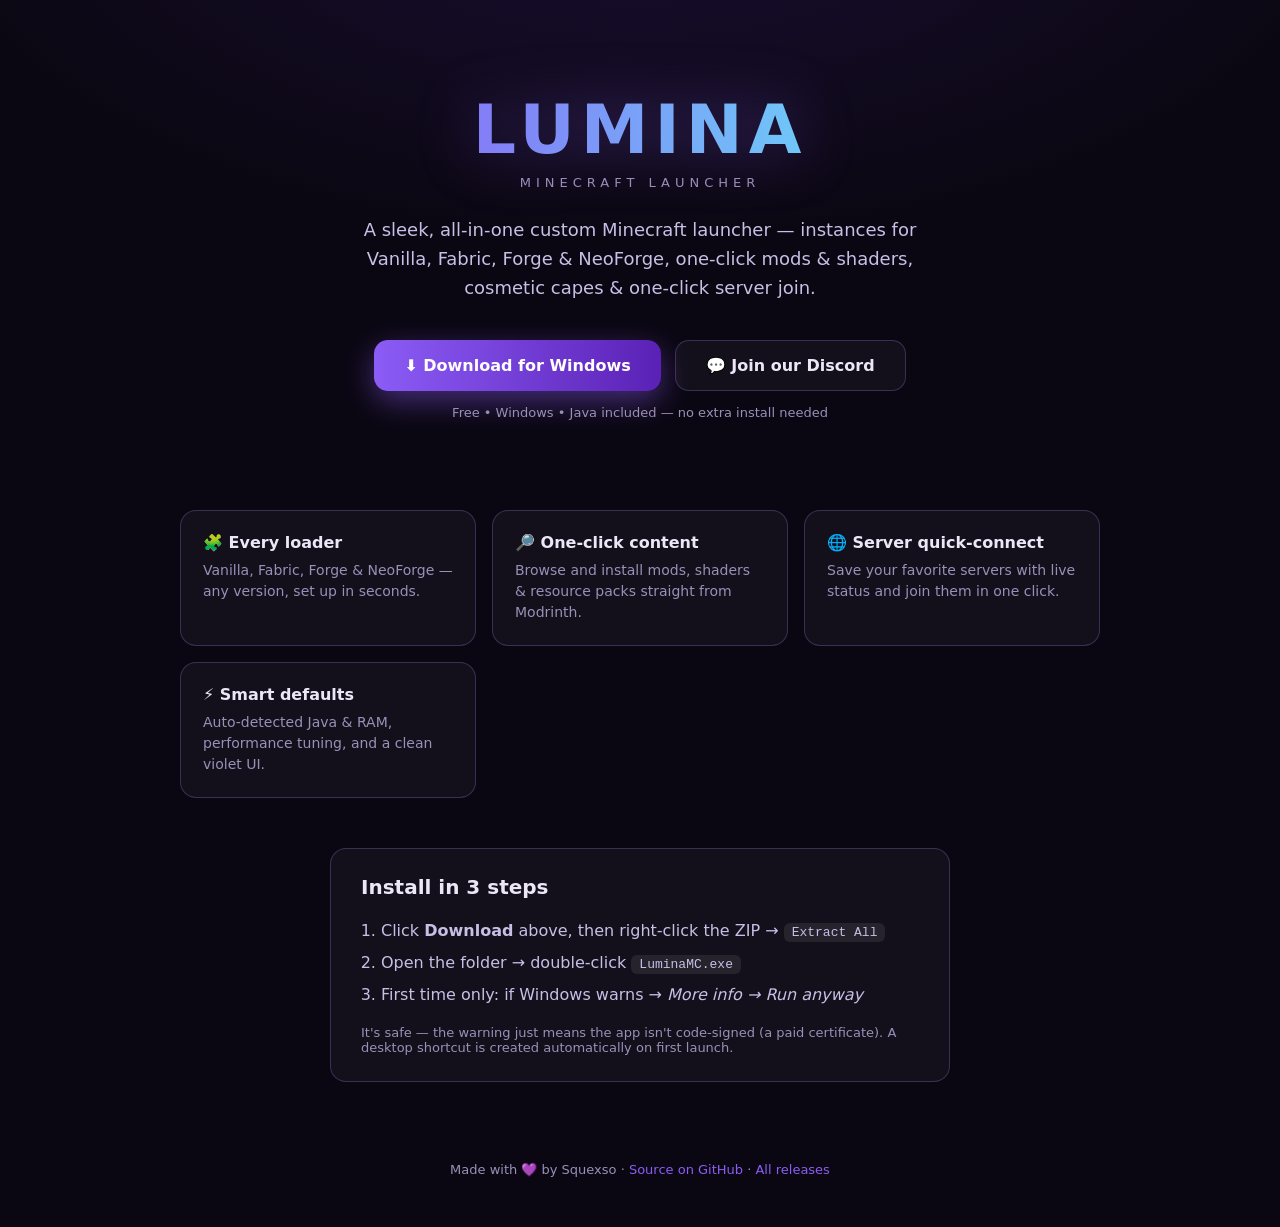
<file: docs/index.html>
<!DOCTYPE html>
<html lang="en">
<head>
  <meta charset="UTF-8" />
  <meta name="viewport" content="width=device-width, initial-scale=1.0" />
  <title>LuminaMC — Minecraft Launcher</title>
  <meta name="description" content="LuminaMC — a sleek, all-in-one custom Minecraft launcher. Instances for Vanilla, Fabric, Forge & NeoForge, one-click mods & shaders, cosmetic capes & one-click server join." />
  <style>
    :root {
      --violet: #8B5CF6;
      --violet-deep: #5B21B6;
      --cyan: #67E8F9;
      --bg: #0B0712;
      --panel: rgba(255,255,255,0.04);
      --border: rgba(167,139,250,0.25);
      --text: #ECE7F7;
      --muted: #9A8FB8;
    }
    * { box-sizing: border-box; margin: 0; padding: 0; }
    body {
      font-family: 'Segoe UI', system-ui, -apple-system, sans-serif;
      background: radial-gradient(1200px 600px at 50% -10%, #1A0F33 0%, var(--bg) 60%);
      color: var(--text);
      min-height: 100vh;
      display: flex; flex-direction: column; align-items: center;
      padding: 0 20px;
    }
    .hero { text-align: center; padding: 90px 0 40px; max-width: 760px; }
    .logo {
      font-size: 68px; font-weight: 800; letter-spacing: 6px;
      background: linear-gradient(90deg, var(--violet), var(--cyan));
      -webkit-background-clip: text; background-clip: text; color: transparent;
      filter: drop-shadow(0 0 30px rgba(139,92,246,0.4));
    }
    .tagline { color: var(--muted); letter-spacing: 5px; font-size: 13px; margin-top: 6px; text-transform: uppercase; }
    .pitch { margin: 26px auto 0; font-size: 18px; color: #C9BEE6; line-height: 1.6; max-width: 620px; }
    .btns { margin-top: 38px; display: flex; gap: 14px; justify-content: center; flex-wrap: wrap; }
    .btn {
      display: inline-flex; align-items: center; gap: 10px;
      padding: 15px 30px; border-radius: 14px; font-size: 16px; font-weight: 700;
      text-decoration: none; transition: transform .12s ease, box-shadow .12s ease; cursor: pointer;
    }
    .btn-primary {
      background: linear-gradient(90deg, var(--violet), var(--violet-deep));
      color: #fff; box-shadow: 0 10px 30px rgba(139,92,246,0.45);
    }
    .btn-primary:hover { transform: translateY(-2px); box-shadow: 0 14px 40px rgba(139,92,246,0.6); }
    .btn-ghost { background: var(--panel); color: var(--text); border: 1px solid var(--border); }
    .btn-ghost:hover { transform: translateY(-2px); border-color: var(--violet); }
    .sub { margin-top: 14px; font-size: 13px; color: var(--muted); }
    .grid { display: grid; grid-template-columns: repeat(auto-fit, minmax(220px, 1fr)); gap: 16px; max-width: 920px; width: 100%; margin: 50px 0; }
    .card { background: var(--panel); border: 1px solid var(--border); border-radius: 16px; padding: 22px; }
    .card h3 { font-size: 16px; margin-bottom: 8px; }
    .card p { color: var(--muted); font-size: 14px; line-height: 1.5; }
    .steps { max-width: 620px; width: 100%; background: var(--panel); border: 1px solid var(--border); border-radius: 16px; padding: 26px 30px; margin-bottom: 50px; }
    .steps h2 { font-size: 20px; margin-bottom: 16px; }
    .steps ol { padding-left: 20px; line-height: 2; color: #C9BEE6; }
    .steps code { background: rgba(255,255,255,0.08); padding: 2px 8px; border-radius: 6px; font-size: 13px; }
    .note { color: var(--muted); font-size: 13px; margin-top: 14px; }
    footer { color: var(--muted); font-size: 13px; padding: 30px 0 50px; text-align: center; }
    footer a { color: var(--violet); text-decoration: none; }
  </style>
</head>
<body>
  <div class="hero">
    <div class="logo">LUMINA</div>
    <div class="tagline">Minecraft Launcher</div>
    <p class="pitch">A sleek, all-in-one custom Minecraft launcher — instances for Vanilla, Fabric, Forge &amp; NeoForge, one-click mods &amp; shaders, cosmetic capes &amp; one-click server join.</p>
    <div class="btns">
      <a class="btn btn-primary" href="https://github.com/Squexso/Lumina/releases/latest/download/LuminaMC-windows.zip">⬇ Download for Windows</a>
      <a class="btn btn-ghost" href="https://discord.gg/E7qYYCJwSh">💬 Join our Discord</a>
    </div>
    <div class="sub">Free • Windows • Java included — no extra install needed</div>
  </div>

  <div class="grid">
    <div class="card"><h3>🧩 Every loader</h3><p>Vanilla, Fabric, Forge &amp; NeoForge — any version, set up in seconds.</p></div>
    <div class="card"><h3>🔎 One-click content</h3><p>Browse and install mods, shaders &amp; resource packs straight from Modrinth.</p></div>
    <div class="card"><h3>🌐 Server quick-connect</h3><p>Save your favorite servers with live status and join them in one click.</p></div>
    <div class="card"><h3>⚡ Smart defaults</h3><p>Auto-detected Java &amp; RAM, performance tuning, and a clean violet UI.</p></div>
  </div>

  <div class="steps">
    <h2>Install in 3 steps</h2>
    <ol>
      <li>Click <strong>Download</strong> above, then right-click the ZIP → <code>Extract All</code></li>
      <li>Open the folder → double-click <code>LuminaMC.exe</code></li>
      <li>First time only: if Windows warns → <em>More info → Run anyway</em></li>
    </ol>
    <p class="note">It's safe — the warning just means the app isn't code-signed (a paid certificate). A desktop shortcut is created automatically on first launch.</p>
  </div>

  <footer>
    Made with 💜 by Squexso · <a href="https://github.com/Squexso/Lumina">Source on GitHub</a> · <a href="https://github.com/Squexso/Lumina/releases">All releases</a>
  </footer>
</body>
</html>
</file>
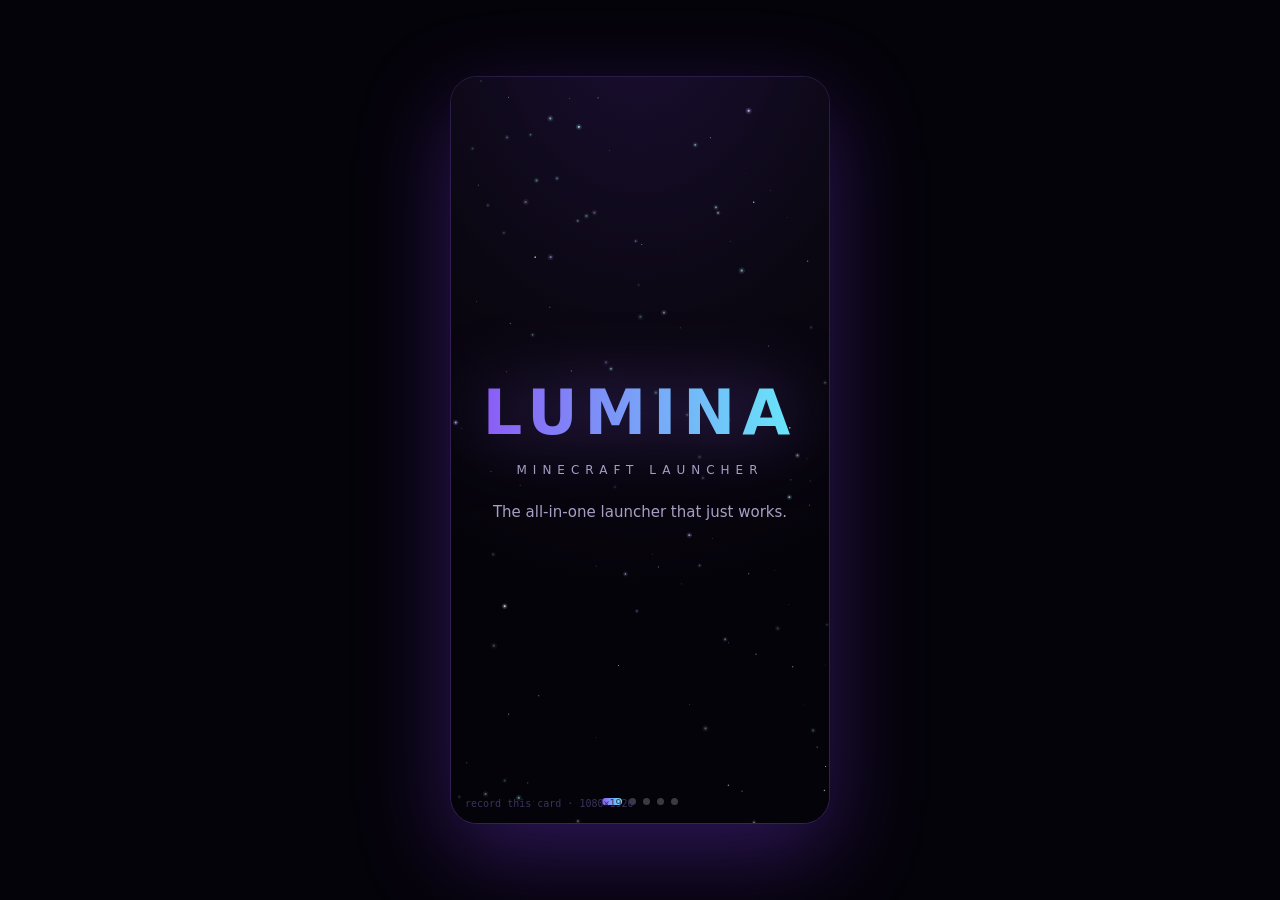
<file: docs/promo.html>
<!DOCTYPE html>
<html lang="en">
<head>
<meta charset="UTF-8" />
<meta name="viewport" content="width=device-width, initial-scale=1.0" />
<title>LuminaMC — Promo</title>
<!--
  Record-ready vertical (9:16) promo loop for TikTok / YouTube Shorts / Reels.
  HOW TO RECORD:
   1. Open this file in Chrome, press F11 (fullscreen).
   2. Record the centred 9:16 card with OBS (or Xbox Game Bar: Win+Alt+R) at 1080x1920.
   3. ~30s loop — capture one full cycle. Add music in the editor (see suggestions below).
  Everything is self-contained (no internet needed).
-->
<style>
  :root{
    --violet:#8B5CF6; --violet-deep:#5B21B6; --cyan:#67E8F9; --pink:#EC4899;
    --bg:#0B0712; --text:#ECE7F7; --muted:#A99FC4;
  }
  *{box-sizing:border-box;margin:0;padding:0}
  html,body{height:100%;background:#05030a;overflow:hidden;font-family:'Segoe UI',system-ui,-apple-system,sans-serif}
  /* The 9:16 recording stage, centred on any screen. */
  .stage{
    position:absolute;top:50%;left:50%;transform:translate(-50%,-50%);
    width:min(420px,42vh);height:min(746px,92vh);aspect-ratio:9/16;
    border-radius:26px;overflow:hidden;color:var(--text);
    background:radial-gradient(120% 80% at 50% -10%,#1A0F33 0%,var(--bg) 55%,#05030a 100%);
    box-shadow:0 30px 90px rgba(124,58,237,.35),0 0 0 1px rgba(167,139,250,.18);
  }
  canvas{position:absolute;inset:0;width:100%;height:100%}
  .scenes{position:absolute;inset:0}
  .scene{
    position:absolute;inset:0;display:flex;flex-direction:column;align-items:center;justify-content:center;
    text-align:center;padding:0 34px;gap:14px;opacity:0;transform:translateY(22px) scale(.98);
    transition:opacity .7s ease,transform .7s cubic-bezier(.2,.7,.2,1);
  }
  .scene.active{opacity:1;transform:translateY(0) scale(1)}
  .kicker{font-size:12px;letter-spacing:4px;text-transform:uppercase;color:var(--cyan);font-weight:700}
  .big{font-size:34px;font-weight:800;line-height:1.12}
  .sub{font-size:15px;color:var(--muted);line-height:1.5;max-width:300px}
  .grad{background:linear-gradient(90deg,var(--violet),var(--cyan));-webkit-background-clip:text;background-clip:text;color:transparent}

  /* Scene 1 — logo */
  .logo{font-size:62px;font-weight:900;letter-spacing:7px;
    background:linear-gradient(90deg,var(--violet),var(--cyan));-webkit-background-clip:text;background-clip:text;color:transparent;
    filter:drop-shadow(0 0 34px rgba(139,92,246,.55))}
  .tag{font-size:12px;letter-spacing:6px;color:var(--muted);text-transform:uppercase}

  /* loader chips */
  .chips{display:flex;flex-wrap:wrap;gap:9px;justify-content:center;max-width:300px}
  .chip{padding:9px 15px;border-radius:99px;font-size:13px;font-weight:700;
    background:rgba(124,58,237,.16);border:1px solid rgba(167,139,250,.4);color:#E6DEFb}
  .chip.v{border-color:#86efac;color:#bbf7d0}
  .chip.f{border-color:#7dd3fc;color:#bae6fd}
  .chip.g{border-color:#fca5a5;color:#fecaca}
  .chip.n{border-color:#fcd34d;color:#fde68a}

  /* feature icon */
  .ico{font-size:54px;filter:drop-shadow(0 6px 24px rgba(124,58,237,.5))}

  /* cape mock */
  .cape{width:120px;height:175px;border-radius:14px;position:relative;overflow:hidden;
    border:1px solid rgba(255,255,255,.18);box-shadow:0 14px 40px rgba(124,58,237,.5)}
  .cape .fab{position:absolute;inset:0;background:linear-gradient(160deg,#C4B5FD,#5B21B6 55%,#2E1065)}
  .cape .crys{position:absolute;left:50%;top:46%;transform:translate(-50%,-50%) rotate(8deg);
    width:34px;height:54px;background:linear-gradient(160deg,#DDD6FE,#7C3AED);
    clip-path:polygon(50% 0,100% 34%,78% 100%,22% 100%,0 34%);filter:drop-shadow(0 0 12px #c4b5fd)}
  .capes{display:flex;gap:12px}
  .cape.c2 .fab{background:linear-gradient(160deg,#6EE7B7,#047857)}
  .cape.c3 .fab{background:linear-gradient(160deg,#FDE68A,#B91C1C)}
  .cape.small{width:78px;height:114px}

  /* CTA */
  .cta-btn{margin-top:6px;padding:15px 30px;border-radius:14px;font-size:18px;font-weight:800;color:#fff;
    background:linear-gradient(90deg,var(--violet),var(--violet-deep));box-shadow:0 12px 34px rgba(139,92,246,.6);
    animation:pulse 1.4s ease-in-out infinite}
  @keyframes pulse{0%,100%{transform:scale(1)}50%{transform:scale(1.05)}}
  .links{display:flex;flex-direction:column;gap:6px;font-size:13px;color:var(--muted);margin-top:8px}
  .links b{color:#E6DEFb}
  .free{display:inline-block;margin-top:4px;font-size:12px;letter-spacing:2px;color:var(--cyan);text-transform:uppercase;font-weight:700}

  /* progress dots */
  .dots{position:absolute;bottom:18px;left:50%;transform:translateX(-50%);display:flex;gap:7px;z-index:5}
  .dot{width:7px;height:7px;border-radius:99px;background:rgba(255,255,255,.22);transition:all .4s}
  .dot.on{background:linear-gradient(90deg,var(--violet),var(--cyan));width:20px}

  .hint{position:absolute;bottom:14px;left:14px;color:#3a335a;font-size:10px;font-family:monospace;z-index:9}
</style>
</head>
<body>
  <div class="stage">
    <canvas id="sky"></canvas>
    <div class="scenes">
      <!-- 1 -->
      <section class="scene" data-i="0">
        <div class="logo">LUMINA</div>
        <div class="tag">Minecraft Launcher</div>
        <div class="sub" style="margin-top:10px">The all-in-one launcher that just works.</div>
      </section>
      <!-- 2 -->
      <section class="scene" data-i="1">
        <div class="kicker">Every loader · any version</div>
        <div class="big">One click.<br><span class="grad">Ready to play.</span></div>
        <div class="chips">
          <div class="chip v">Vanilla</div><div class="chip f">Fabric</div>
          <div class="chip g">Forge</div><div class="chip n">NeoForge</div>
        </div>
        <div class="sub">1.7 → 1.21 &amp; beyond — Java bundled, zero setup.</div>
      </section>
      <!-- 3 -->
      <section class="scene" data-i="2">
        <div class="ico">🔎</div>
        <div class="big">Mods &amp; shaders,<br><span class="grad">one click</span></div>
        <div class="sub">Browse and install straight from Modrinth — no folders, no hassle.</div>
      </section>
      <!-- 4 -->
      <section class="scene" data-i="3">
        <div class="kicker">Cosmetics</div>
        <div class="big">Earn &amp; wear <span class="grad">capes</span></div>
        <div class="capes">
          <div class="cape c2 small"><div class="fab"></div><div class="crys"></div></div>
          <div class="cape"><div class="fab"></div><div class="crys"></div></div>
          <div class="cape c3 small"><div class="fab"></div><div class="crys"></div></div>
        </div>
        <div class="sub">A full cosmetics shop — earn tokens just by playing.</div>
      </section>
      <!-- 5 -->
      <section class="scene" data-i="4">
        <div class="logo" style="font-size:46px">LUMINA</div>
        <div class="free">Free · Windows</div>
        <div class="cta-btn">⬇ Download now</div>
        <div class="links">
          <span><b>github.com/Squexso/Lumina</b></span>
          <span>💬 discord.gg/E7qYYCJwSh</span>
        </div>
      </section>
    </div>
    <div class="dots">
      <div class="dot"></div><div class="dot"></div><div class="dot"></div>
      <div class="dot"></div><div class="dot"></div>
    </div>
    <div class="hint">record this card · 1080×1920</div>
  </div>

<script>
  // ── starfield: twinkle + drift + occasional shooting star ──
  const cv = document.getElementById('sky'), g = cv.getContext('2d');
  let W, H, stars = [], meteors = [], t = 0;
  function size(){ const r = cv.getBoundingClientRect(); W = cv.width = r.width*2; H = cv.height = r.height*2; build(); }
  function build(){
    stars = [];
    const n = Math.round(W*H/9000);
    for(let i=0;i<n;i++) stars.push({x:Math.random()*W,y:Math.random()*H,r:Math.random()*2+.5,
      base:.3+Math.random()*.6,ph:Math.random()*6.28,sp:.6+Math.random()*1.4,
      tint:['#FFFFFF','#C4B5FD','#A5F3FC'][Math.floor(Math.random()*3)]});
  }
  let last=0;
  function frame(ts){
    const dt = last? Math.min(.05,(ts-last)/1000):0; last=ts; t+=dt;
    g.clearRect(0,0,W,H);
    for(const s of stars){
      const tw = .72+.28*Math.sin(s.ph+t*s.sp), a=s.base*tw;
      if(s.r>1.6){ g.fillStyle=hex(s.tint,a*.22); g.beginPath(); g.arc(s.x,s.y,s.r*2.6,0,6.28); g.fill(); }
      g.fillStyle=hex(s.tint,a); g.beginPath(); g.arc(s.x,s.y,s.r,0,6.28); g.fill();
    }
    if(Math.random()<dt*.5) meteors.push({x:Math.random()*W,y:-20,vx:(-3-Math.random()*3)*60,vy:(4+Math.random()*3)*60,life:0});
    for(const m of meteors){ m.life+=dt; m.x+=m.vx*dt; m.y+=m.vy*dt;
      const len=70; const ang=Math.atan2(m.vy,m.vx);
      const grad=g.createLinearGradient(m.x,m.y,m.x-Math.cos(ang)*len,m.y-Math.sin(ang)*len);
      grad.addColorStop(0,'rgba(255,255,255,.9)'); grad.addColorStop(1,'rgba(196,181,253,0)');
      g.strokeStyle=grad; g.lineWidth=2.4; g.beginPath(); g.moveTo(m.x,m.y);
      g.lineTo(m.x-Math.cos(ang)*len,m.y-Math.sin(ang)*len); g.stroke();
    }
    meteors = meteors.filter(m=>m.y<H+40 && m.life<3);
    requestAnimationFrame(frame);
  }
  function hex(c,a){ const n=parseInt(c.slice(1),16); return `rgba(${(n>>16)&255},${(n>>8)&255},${n&255},${a})`; }
  window.addEventListener('resize',size); size(); requestAnimationFrame(frame);

  // ── scene timeline (~30s loop) ──
  const scenes=[...document.querySelectorAll('.scene')], dots=[...document.querySelectorAll('.dot')];
  const SCHED=[ [0,5000],[5000,10500],[10500,15500],[15500,20500],[20500,26000] ];
  const LOOP=26000;
  function tick(){
    const now = performance.now() % LOOP;
    let cur=0; for(let i=0;i<SCHED.length;i++){ if(now>=SCHED[i][0] && now<SCHED[i][1]){ cur=i; break; } }
    scenes.forEach((s,i)=>s.classList.toggle('active',i===cur));
    dots.forEach((d,i)=>d.classList.toggle('on',i===cur));
    requestAnimationFrame(tick);
  }
  tick();
</script>
</body>
</html>
</file>
